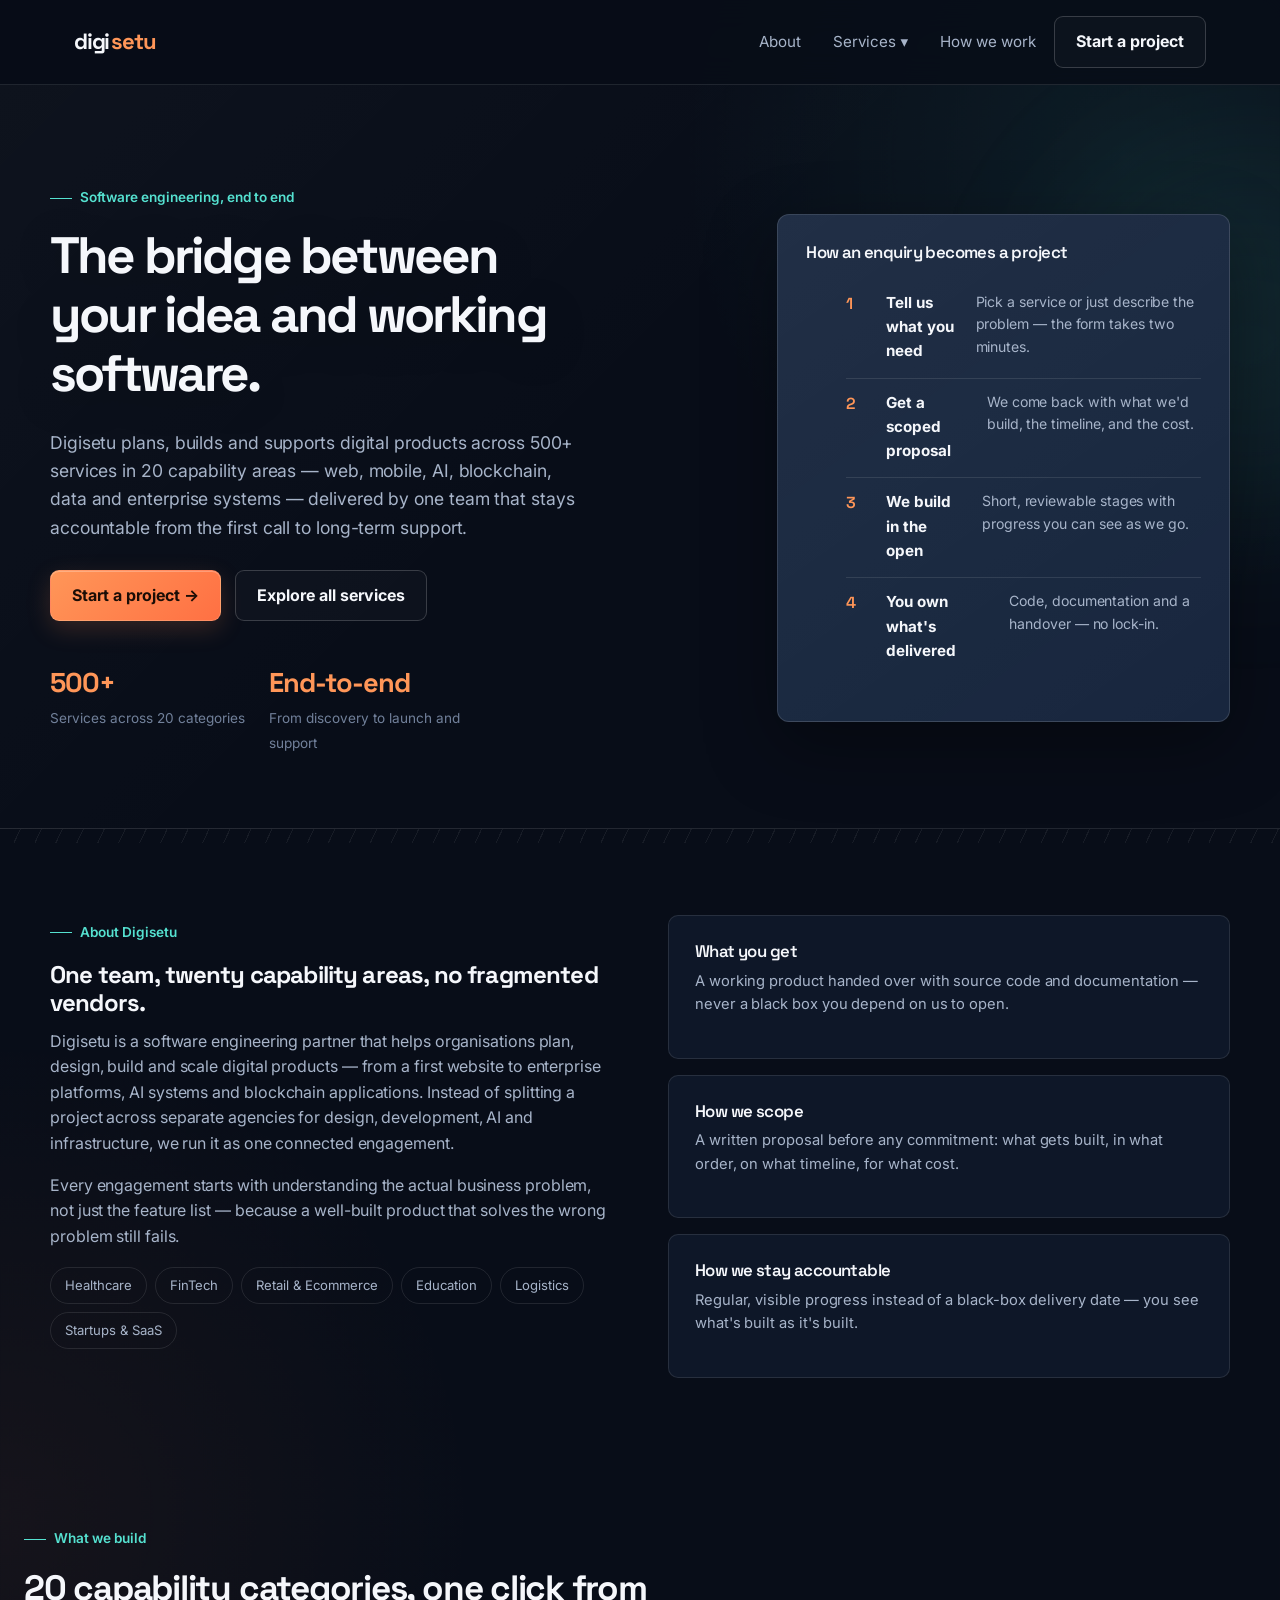
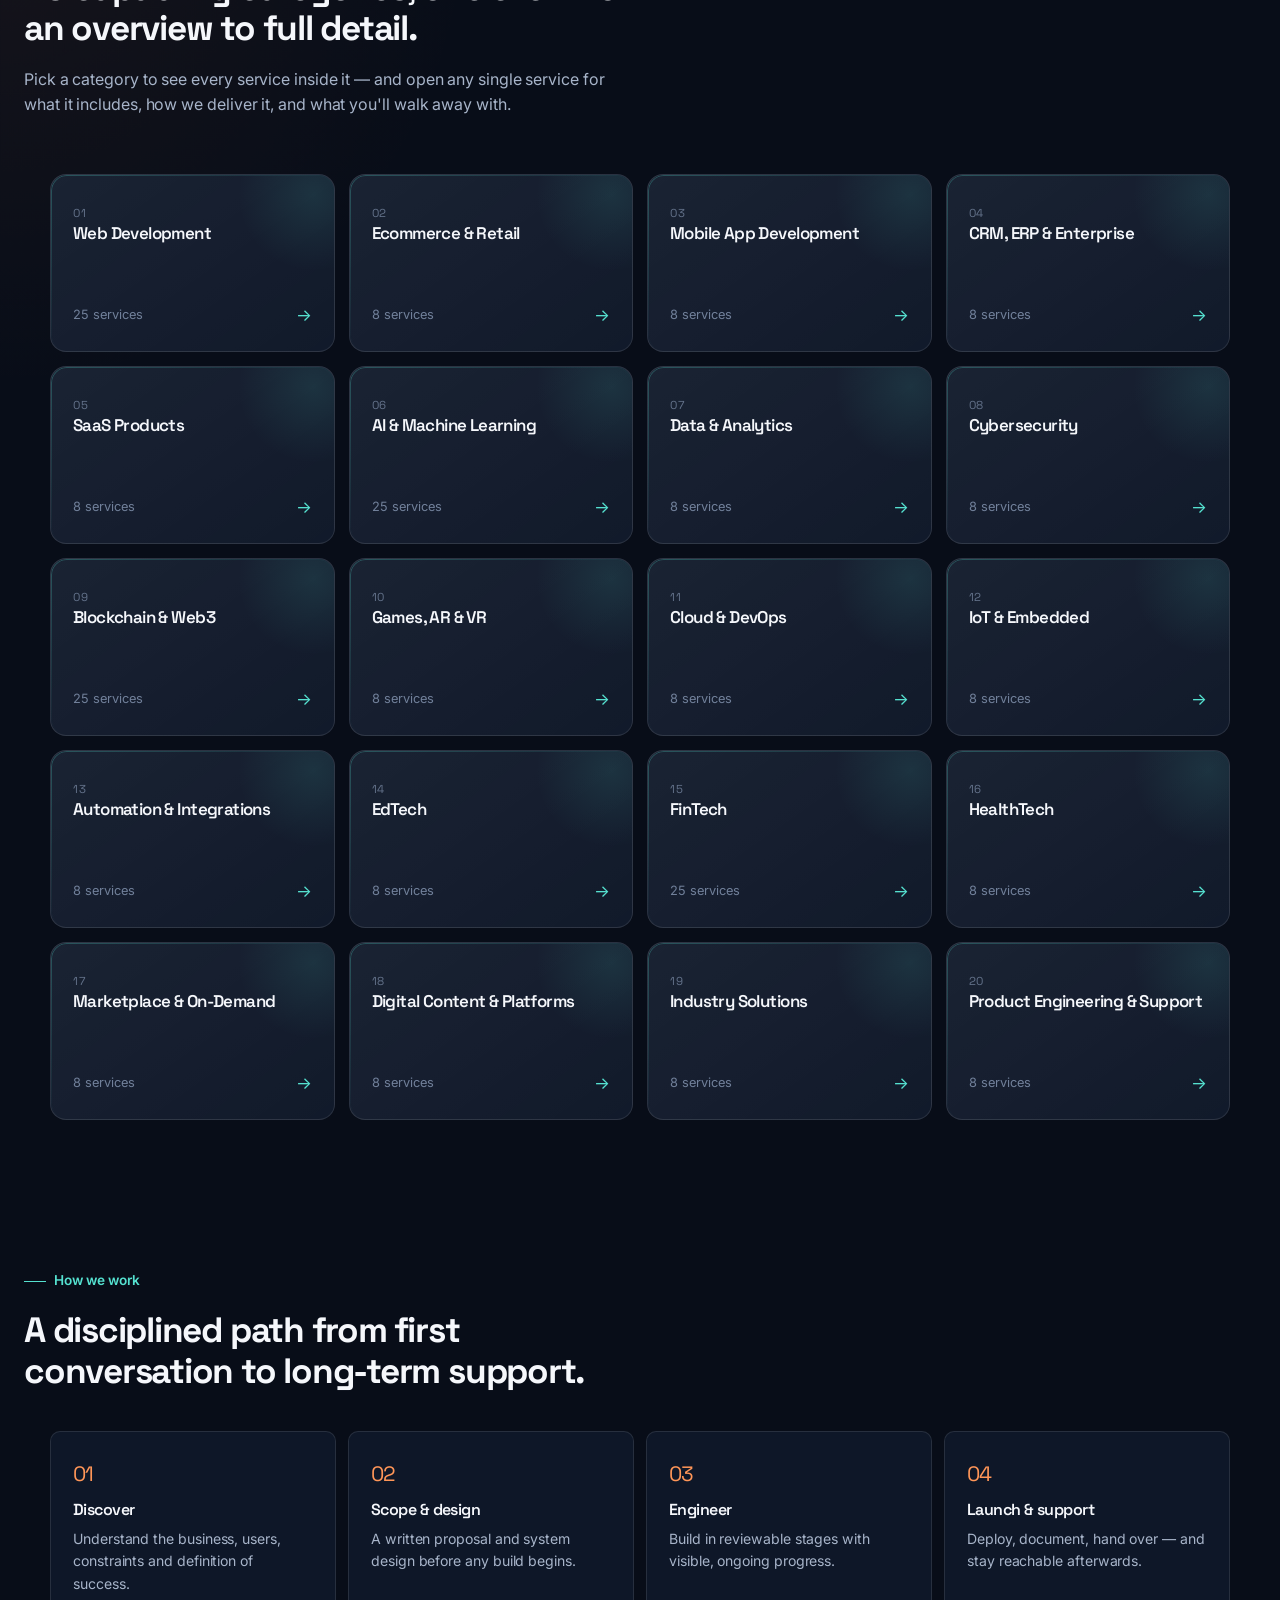
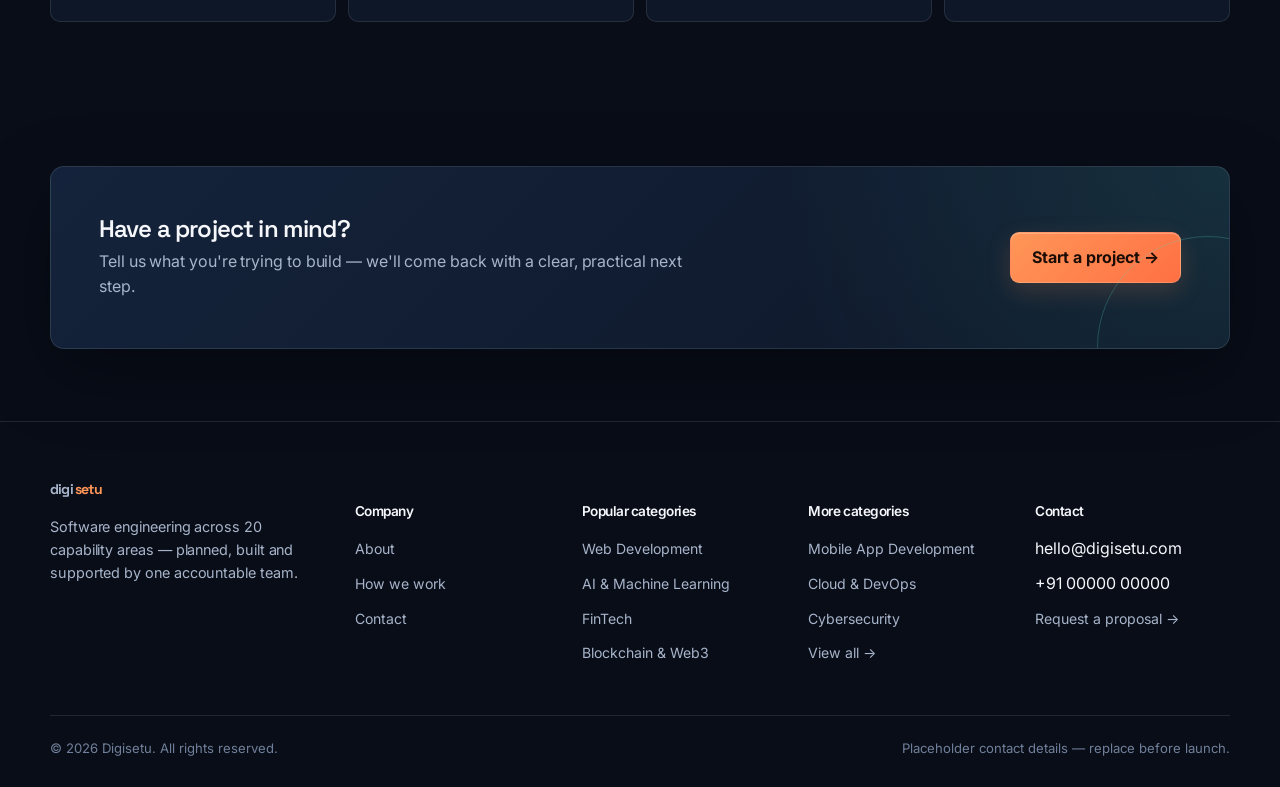
<file: index.html>
<!DOCTYPE html>
<html lang="en">
<head>
<meta charset="UTF-8">
<meta name="viewport" content="width=device-width, initial-scale=1.0">
<title>Digisetu — Software Engineering Across 20 Capability Areas</title>
<meta name="description" content="Digisetu plans, designs and builds websites, apps, AI, blockchain and enterprise software — 500+ services across 20 capability categories, delivered as one accountable team.">
<link rel="stylesheet" href="css/style.css">
</head>
<body>

<header class="site-header">
  <div class="header-row">
    <a href="index.html" class="logo">digi<span class="dot">setu</span></a>
    <nav class="main-nav" id="mainNav">
      <ul>
        <li><a class="nav-link" href="index.html#about">About</a></li>
        <li class="mega-wrap" id="servicesMega">
          <button class="nav-link mega-trigger" type="button">Services ▾</button>
          <div class="mega-menu">
            <div class="mega-list"></div>
            <div class="mega-panel"></div>
          </div>
        </li>
        <li><a class="nav-link" href="index.html#process">How we work</a></li>
        <li><a class="cta-btn ghost" href="contact.html">Start a project</a></li>
      </ul>
    </nav>
    <button class="nav-toggle" id="navToggle" aria-label="Toggle menu" aria-expanded="false">☰</button>
  </div>
</header>

<section class="hero">
  <div class="hero-inner">
    <div>
      <div class="eyebrow">Software engineering, end to end</div>
      <h1>The bridge between your idea and working software.</h1>
      <p class="lead">Digisetu plans, builds and supports digital products across 500+ services in 20 capability areas — web, mobile, AI, blockchain, data and enterprise systems — delivered by one team that stays accountable from the first call to long-term support.</p>
      <div class="hero-actions">
        <a href="contact.html" class="cta-btn">Start a project →</a>
        <a href="services.html" class="cta-btn ghost">Explore all services</a>
      </div>
      <div class="hero-stats">
        <div class="stat"><b id="statServices">500+</b><span>Services across 20 categories</span></div>
        <div class="stat"><b>End‑to‑end</b><span>From discovery to launch and support</span></div>
      </div>
    </div>
    <div class="hero-panel">
      <h3>How an enquiry becomes a project</h3>
      <ol>
        <li><strong>Tell us what you need</strong><p>Pick a service or just describe the problem — the form takes two minutes.</p></li>
        <li><strong>Get a scoped proposal</strong><p>We come back with what we'd build, the timeline, and the cost.</p></li>
        <li><strong>We build in the open</strong><p>Short, reviewable stages with progress you can see as we go.</p></li>
        <li><strong>You own what's delivered</strong><p>Code, documentation and a handover — no lock-in.</p></li>
      </ol>
    </div>
  </div>
</section>
<div class="truss"></div>

<section id="about">
  <div class="two-col">
    <div>
      <div class="eyebrow">About Digisetu</div>
      <h2>One team, twenty capability areas, no fragmented vendors.</h2>
      <p>Digisetu is a software engineering partner that helps organisations plan, design, build and scale digital products — from a first website to enterprise platforms, AI systems and blockchain applications. Instead of splitting a project across separate agencies for design, development, AI and infrastructure, we run it as one connected engagement.</p>
      <p>Every engagement starts with understanding the actual business problem, not just the feature list — because a well-built product that solves the wrong problem still fails.</p>
      <div class="tag-row">
        <span class="tag">Healthcare</span><span class="tag">FinTech</span><span class="tag">Retail & Ecommerce</span>
        <span class="tag">Education</span><span class="tag">Logistics</span><span class="tag">Startups & SaaS</span>
      </div>
    </div>
    <div class="card-grid" style="grid-template-columns:1fr; gap:16px;">
      <div class="card">
        <h4>What you get</h4>
        <p>A working product handed over with source code and documentation — never a black box you depend on us to open.</p>
      </div>
      <div class="card">
        <h4>How we scope</h4>
        <p>A written proposal before any commitment: what gets built, in what order, on what timeline, for what cost.</p>
      </div>
      <div class="card">
        <h4>How we stay accountable</h4>
        <p>Regular, visible progress instead of a black-box delivery date — you see what's built as it's built.</p>
      </div>
    </div>
  </div>
</section>

<section>
  <div class="section-head section-split">
    <div>
      <div class="eyebrow">What we build</div>
      <h2>20 capability categories, one click from an overview to full detail.</h2>
      <p>Pick a category to see every service inside it — and open any single service for what it includes, how we deliver it, and what you'll walk away with.</p>
    </div>
  </div>
  <div class="cat-grid" id="catGrid"></div>
</section>

<section id="process">
  <div class="section-head">
    <div class="eyebrow">How we work</div>
    <h2>A disciplined path from first conversation to long-term support.</h2>
  </div>
  <div class="steps">
    <div class="step"><span class="num">01</span><h4>Discover</h4><p>Understand the business, users, constraints and definition of success.</p></div>
    <div class="step"><span class="num">02</span><h4>Scope & design</h4><p>A written proposal and system design before any build begins.</p></div>
    <div class="step"><span class="num">03</span><h4>Engineer</h4><p>Build in reviewable stages with visible, ongoing progress.</p></div>
    <div class="step"><span class="num">04</span><h4>Launch & support</h4><p>Deploy, document, hand over — and stay reachable afterwards.</p></div>
  </div>
</section>

<section>
  <div class="cta-band">
    <div>
      <h3>Have a project in mind?</h3>
      <p>Tell us what you're trying to build — we'll come back with a clear, practical next step.</p>
    </div>
    <a href="contact.html" class="cta-btn">Start a project →</a>
  </div>
</section>

<footer>
  <div class="footer-grid">
    <div>
      <a href="index.html" class="logo">digi<span class="dot">setu</span></a>
      <p style="margin-top:14px; font-size:.9rem;">Software engineering across 20 capability areas — planned, built and supported by one accountable team.</p>
    </div>
    <div>
      <h5>Company</h5>
      <ul>
        <li><a href="index.html#about">About</a></li>
        <li><a href="index.html#process">How we work</a></li>
        <li><a href="contact.html">Contact</a></li>
      </ul>
    </div>
    <div>
      <h5>Popular categories</h5>
      <ul>
        <li><a href="services.html?cat=web-development">Web Development</a></li>
        <li><a href="services.html?cat=ai-and-machine-learning">AI & Machine Learning</a></li>
        <li><a href="services.html?cat=fintech">FinTech</a></li>
        <li><a href="services.html?cat=blockchain-and-web3">Blockchain & Web3</a></li>
      </ul>
    </div>
    <div>
      <h5>More categories</h5>
      <ul>
        <li><a href="services.html?cat=mobile-app-development">Mobile App Development</a></li>
        <li><a href="services.html?cat=cloud-and-devops">Cloud & DevOps</a></li>
        <li><a href="services.html?cat=cybersecurity">Cybersecurity</a></li>
        <li><a href="services.html">View all →</a></li>
      </ul>
    </div>
    <div>
      <h5>Contact</h5>
      <ul>
        <li>hello@digisetu.com</li>
        <li>+91 00000 00000</li>
        <li><a href="contact.html">Request a proposal →</a></li>
      </ul>
    </div>
  </div>
  <div class="footer-bottom">
    <span>© 2026 Digisetu. All rights reserved.</span>
    <span>Placeholder contact details — replace before launch.</span>
  </div>
</footer>

<script src="js/data.js"></script>
<script src="js/main.js"></script>
</body>
</html>
</file>
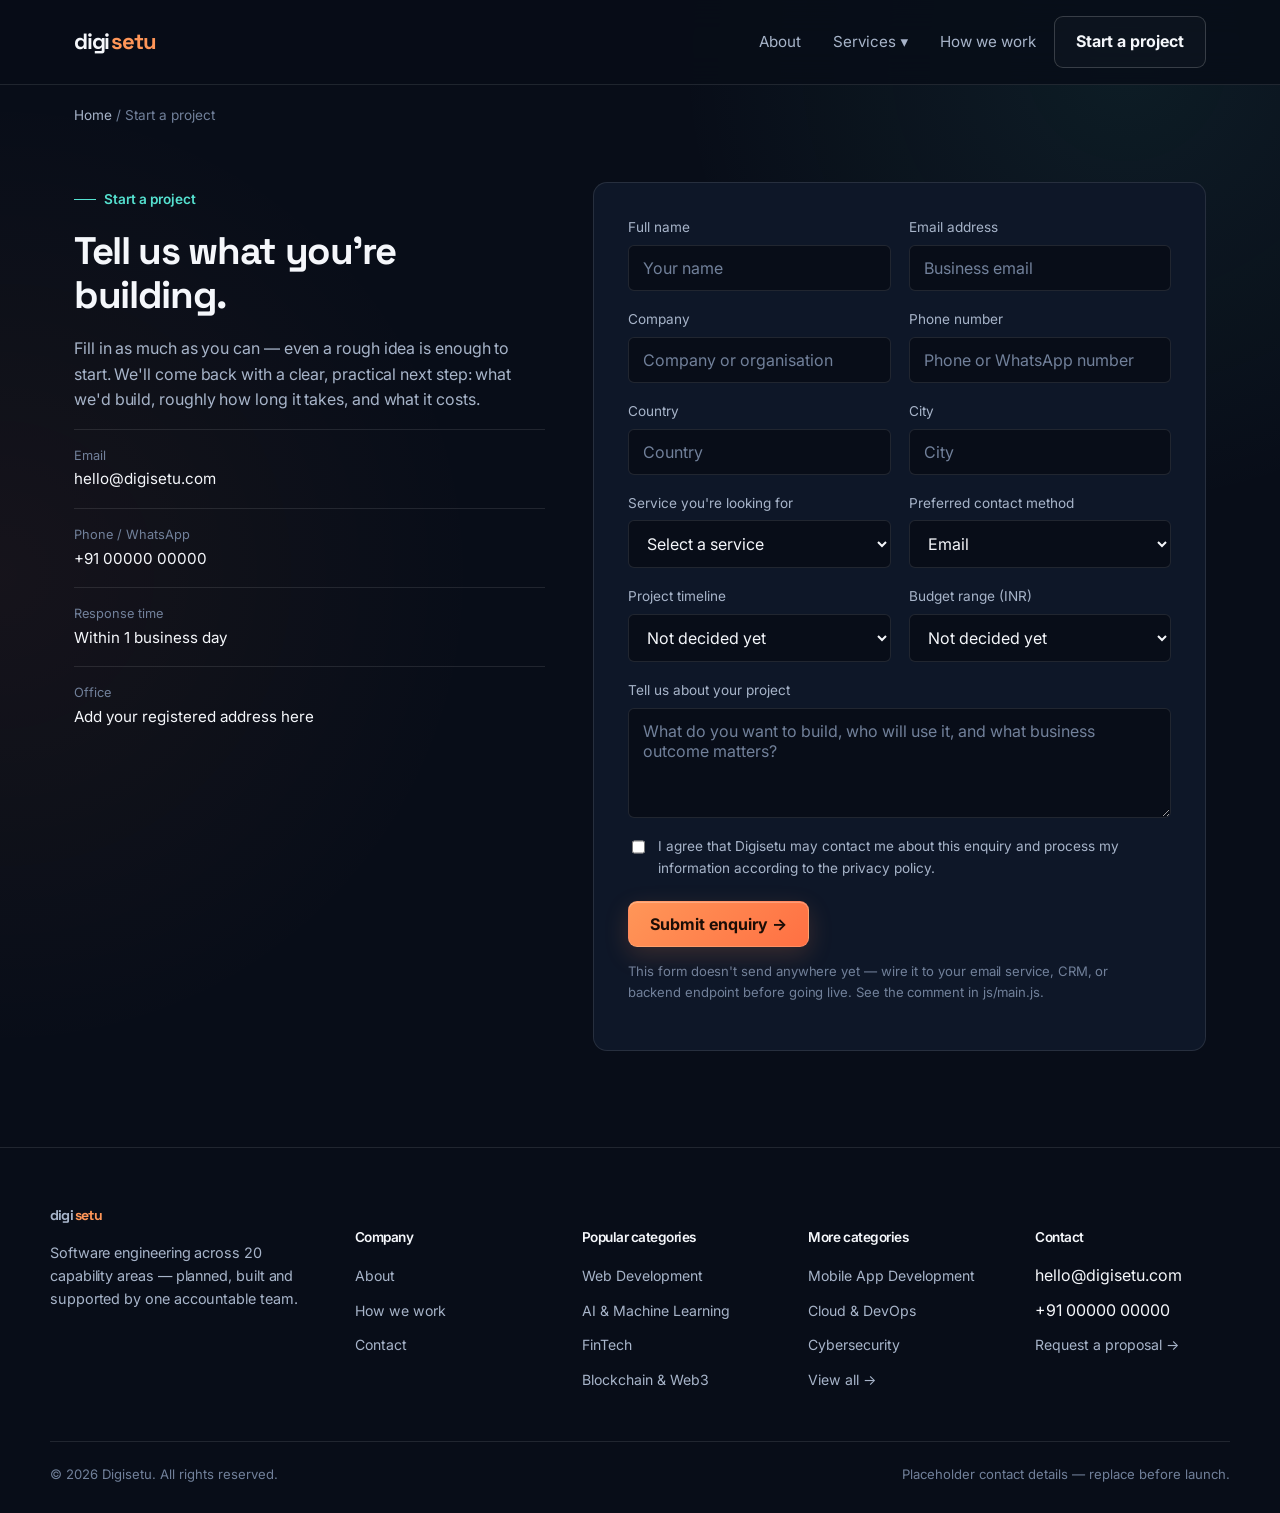
<file: contact.html>
<!DOCTYPE html>
<html lang="en">
<head>
<meta charset="UTF-8">
<meta name="viewport" content="width=device-width, initial-scale=1.0">
<title>Start a Project | Digisetu</title>
<meta name="description" content="Tell Digisetu what you want to build — get a scoped, practical proposal back.">
<link rel="stylesheet" href="css/style.css">
</head>
<body>

<header class="site-header">
  <div class="header-row">
    <a href="index.html" class="logo">digi<span class="dot">setu</span></a>
    <nav class="main-nav" id="mainNav">
      <ul>
        <li><a class="nav-link" href="index.html#about">About</a></li>
        <li class="mega-wrap" id="servicesMega">
          <button class="nav-link mega-trigger" type="button">Services ▾</button>
          <div class="mega-menu">
            <div class="mega-list"></div>
            <div class="mega-panel"></div>
          </div>
        </li>
        <li><a class="nav-link" href="index.html#process">How we work</a></li>
        <li><a class="cta-btn ghost active" href="contact.html">Start a project</a></li>
      </ul>
    </nav>
    <button class="nav-toggle" id="navToggle" aria-label="Toggle menu" aria-expanded="false">☰</button>
  </div>
</header>

<div class="crumb"><a href="index.html">Home</a> / <span>Start a project</span></div>

<div class="contact-shell">
  <div class="contact-info">
    <div class="eyebrow">Start a project</div>
    <h1>Tell us what you're building.</h1>
    <p>Fill in as much as you can — even a rough idea is enough to start. We'll come back with a clear, practical next step: what we'd build, roughly how long it takes, and what it costs.</p>

    <div class="contact-detail">
      <div>
        <span class="label">Email</span>
        <span class="val">hello@digisetu.com</span>
      </div>
    </div>
    <div class="contact-detail">
      <div>
        <span class="label">Phone / WhatsApp</span>
        <span class="val">+91 00000 00000</span>
      </div>
    </div>
    <div class="contact-detail">
      <div>
        <span class="label">Response time</span>
        <span class="val">Within 1 business day</span>
      </div>
    </div>
    <div class="contact-detail">
      <div>
        <span class="label">Office</span>
        <span class="val">Add your registered address here</span>
      </div>
    </div>
  </div>

  <div class="form-card">
    <form id="inquiryForm">
      <div class="form-grid">
        <div class="field">
          <label for="name">Full name</label>
          <input id="name" name="name" type="text" placeholder="Your name" required>
        </div>
        <div class="field">
          <label for="email">Email address</label>
          <input id="email" name="email" type="email" placeholder="Business email" required>
        </div>
        <div class="field">
          <label for="company">Company</label>
          <input id="company" name="company" type="text" placeholder="Company or organisation">
        </div>
        <div class="field">
          <label for="phone">Phone number</label>
          <input id="phone" name="phone" type="tel" placeholder="Phone or WhatsApp number">
        </div>
        <div class="field">
          <label for="country">Country</label>
          <input id="country" name="country" type="text" placeholder="Country">
        </div>
        <div class="field">
          <label for="city">City</label>
          <input id="city" name="city" type="text" placeholder="City">
        </div>
        <div class="field">
          <label for="serviceSelect">Service you're looking for</label>
          <select id="serviceSelect" name="service"></select>
        </div>
        <div class="field">
          <label for="contactMethod">Preferred contact method</label>
          <select id="contactMethod" name="contactMethod">
            <option>Email</option>
            <option>Phone call</option>
            <option>WhatsApp</option>
          </select>
        </div>
        <div class="field">
          <label for="timeline">Project timeline</label>
          <select id="timeline" name="timeline">
            <option>Not decided yet</option>
            <option>Within 1 month</option>
            <option>1–3 months</option>
            <option>3–6 months</option>
            <option>6+ months</option>
          </select>
        </div>
        <div class="field">
          <label for="budget">Budget range (INR)</label>
          <select id="budget" name="budget">
            <option>Not decided yet</option>
            <option>Under ₹1,00,000</option>
            <option>₹1,00,000 – ₹5,00,000</option>
            <option>₹5,00,000 – ₹15,00,000</option>
            <option>₹15,00,000+</option>
          </select>
        </div>
        <div class="field full">
          <label for="details">Tell us about your project</label>
          <textarea id="details" name="details" placeholder="What do you want to build, who will use it, and what business outcome matters?"></textarea>
        </div>
        <div class="field full">
          <label class="field-checkbox">
            <input type="checkbox" required>
            I agree that Digisetu may contact me about this enquiry and process my information according to the privacy policy.
          </label>
        </div>
      </div>

      <div class="form-actions">
        <button type="submit" class="cta-btn">Submit enquiry →</button>
      </div>
      <p class="form-note">This form doesn't send anywhere yet — wire it to your email service, CRM, or backend endpoint before going live. See the comment in js/main.js.</p>
      <div id="form-success">Thanks — your enquiry has been recorded. We'll get back to you within 1 business day.</div>
    </form>
  </div>
</div>

<footer>
  <div class="footer-grid">
    <div>
      <a href="index.html" class="logo">digi<span class="dot">setu</span></a>
      <p style="margin-top:14px; font-size:.9rem;">Software engineering across 20 capability areas — planned, built and supported by one accountable team.</p>
    </div>
    <div>
      <h5>Company</h5>
      <ul>
        <li><a href="index.html#about">About</a></li>
        <li><a href="index.html#process">How we work</a></li>
        <li><a href="contact.html">Contact</a></li>
      </ul>
    </div>
    <div>
      <h5>Popular categories</h5>
      <ul>
        <li><a href="services.html?cat=web-development">Web Development</a></li>
        <li><a href="services.html?cat=ai-and-machine-learning">AI & Machine Learning</a></li>
        <li><a href="services.html?cat=fintech">FinTech</a></li>
        <li><a href="services.html?cat=blockchain-and-web3">Blockchain & Web3</a></li>
      </ul>
    </div>
    <div>
      <h5>More categories</h5>
      <ul>
        <li><a href="services.html?cat=mobile-app-development">Mobile App Development</a></li>
        <li><a href="services.html?cat=cloud-and-devops">Cloud & DevOps</a></li>
        <li><a href="services.html?cat=cybersecurity">Cybersecurity</a></li>
        <li><a href="services.html">View all →</a></li>
      </ul>
    </div>
    <div>
      <h5>Contact</h5>
      <ul>
        <li>hello@digisetu.com</li>
        <li>+91 00000 00000</li>
        <li><a href="contact.html">Request a proposal →</a></li>
      </ul>
    </div>
  </div>
  <div class="footer-bottom">
    <span>© 2026 Digisetu. All rights reserved.</span>
    <span>Placeholder contact details — replace before launch.</span>
  </div>
</footer>

<script src="js/data.js"></script>
<script src="js/main.js"></script>
</body>
</html>
</file>
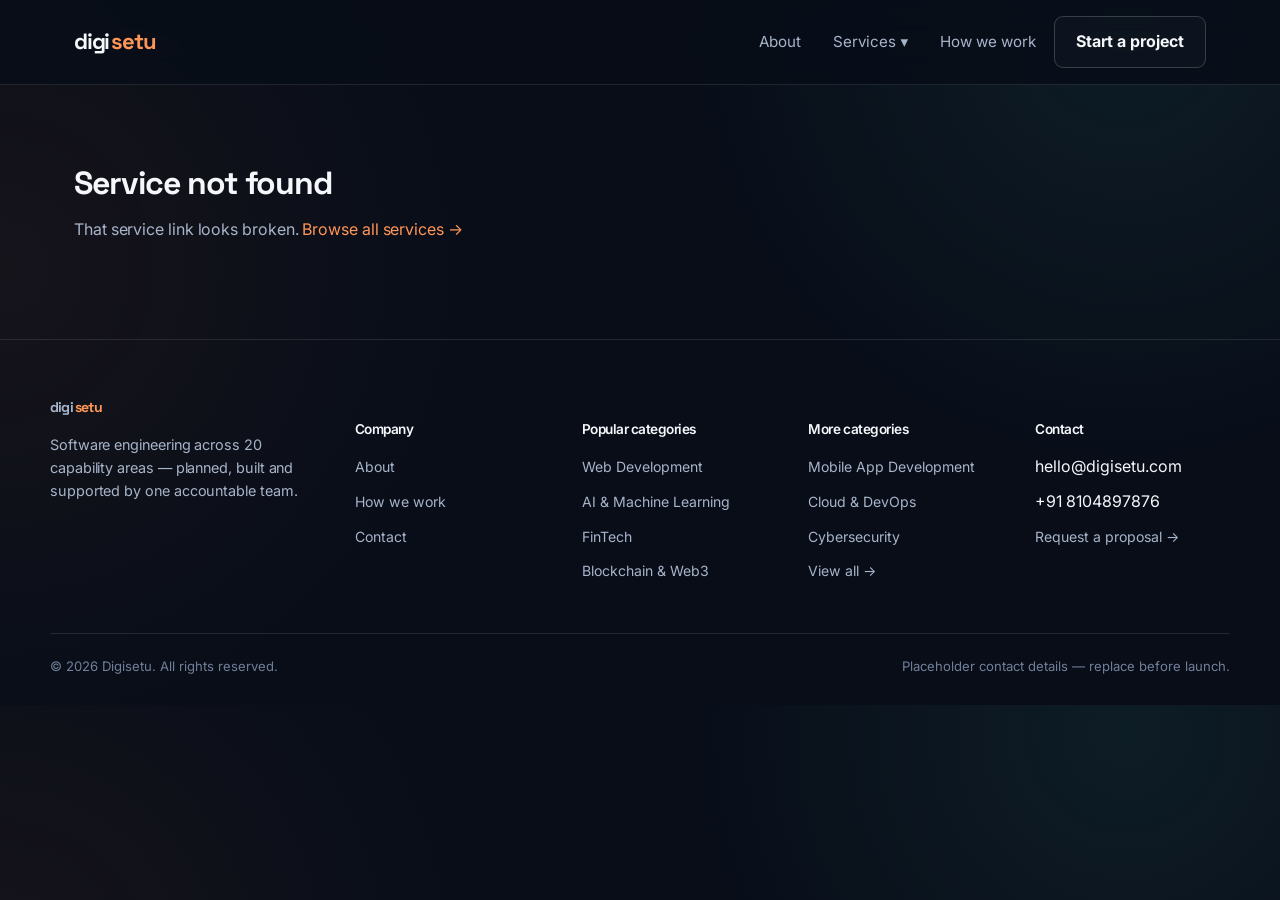
<file: service-detail.html>
<!DOCTYPE html>
<html lang="en">
<head>
<meta charset="UTF-8">
<meta name="viewport" content="width=device-width, initial-scale=1.0">
<title>Service | Digisetu</title>
<link rel="stylesheet" href="css/style.css">
</head>
<body>

<header class="site-header">
  <div class="header-row">
    <a href="index.html" class="logo">digi<span class="dot">setu</span></a>
    <nav class="main-nav" id="mainNav">
      <ul>
        <li><a class="nav-link" href="index.html#about">About</a></li>
        <li class="mega-wrap" id="servicesMega">
          <button class="nav-link mega-trigger" type="button">Services ▾</button>
          <div class="mega-menu">
            <div class="mega-list"></div>
            <div class="mega-panel"></div>
          </div>
        </li>
        <li><a class="nav-link" href="index.html#process">How we work</a></li>
        <li><a class="cta-btn ghost" href="contact.html">Start a project</a></li>
      </ul>
    </nav>
    <button class="nav-toggle" id="navToggle" aria-label="Toggle menu" aria-expanded="false">☰</button>
  </div>
</header>

<div id="detailRoot">
  <div class="crumb">
    <a href="index.html">Home</a> / <a href="services.html">Services</a> / <a href="#" id="crumbCat">Category</a> / <span id="crumbService">Service</span>
  </div>

  <section class="detail-hero">
    <div class="detail-hero-inner">
      <div>
        <div class="eyebrow">Service detail</div>
        <h1 id="detailTitle">Service name</h1>
        <p class="lead" id="detailLead">—</p>
        <div class="hero-actions">
          <a href="#" id="inquireBtn" class="cta-btn">Enquire about this service →</a>
          <a href="services.html" class="cta-btn ghost">Back to all services</a>
        </div>
      </div>
      <div class="detail-quick">
        <h4>At a glance</h4>
        <div class="row"><span>Category</span><span id="quickCategory">—</span></div>
        <div class="row"><span>Typical timeline</span><span id="quickTimeline">—</span></div>
        <div class="row"><span>Engagement model</span><span id="quickEngagement">—</span></div>
      </div>
    </div>
  </section>

  <nav class="detail-tabs" id="detailTabs">
    <a href="#overview">Overview</a>
    <a href="#whats-included">What's included</a>
    <a href="#tiers">Scope tiers</a>
    <a href="#process">How it runs</a>
    <a href="#faq">FAQ</a>
    <a href="#related">Related</a>
  </nav>

  <div class="detail-body">
    <div>
      <section id="overview">
        <h2>Direct answer</h2>
        <p class="direct-answer" id="directAnswer"></p>

        <h2 id="about-heading">About this service</h2>
        <p id="aboutText"></p>
        <p id="whoForText"></p>

        <h3>Is this the right fit right now?</h3>
        <p id="suitabilityText"></p>
      </section>

      <section id="whats-included">
        <h2>What you'll receive</h2>
        <ul class="check-list" id="deliverablesList"></ul>

        <h3>What's handled separately</h3>
        <ul class="cross-list" id="notIncludedList"></ul>
      </section>

      <section id="tiers">
        <h2>Three ways to scope it</h2>
        <p>Every service on this site can be delivered at three depths. Pick the one that matches where you are today — you can move to a deeper tier later without starting over.</p>
        <div class="tiers-grid" id="tiersGrid"></div>
      </section>

      <section id="process">
        <h2>How the engagement runs</h2>
        <ul class="process-list" id="processList"></ul>
      </section>

      <section id="faq">
        <h2>Frequently asked questions</h2>
        <div class="faq-list" id="faqList"></div>
      </section>
    </div>

    <aside class="detail-side">
      <div class="side-card">
        <h4>Ready to scope this?</h4>
        <p>Send us a short brief and we'll come back with a proposal — timeline, cost and approach.</p>
        <a href="#" id="inquireBtn2" class="cta-btn" style="margin-top:10px; width:100%; justify-content:center;">Start an enquiry →</a>
      </div>
      <div class="side-card" id="related">
        <h4>Related services</h4>
        <div class="related-list" id="relatedList"></div>
      </div>
    </aside>
  </div>
</div>

<footer>
  <div class="footer-grid">
    <div>
      <a href="index.html" class="logo">digi<span class="dot">setu</span></a>
      <p style="margin-top:14px; font-size:.9rem;">Software engineering across 20 capability areas — planned, built and supported by one accountable team.</p>
    </div>
    <div>
      <h5>Company</h5>
      <ul>
        <li><a href="index.html#about">About</a></li>
        <li><a href="index.html#process">How we work</a></li>
        <li><a href="contact.html">Contact</a></li>
      </ul>
    </div>
    <div>
      <h5>Popular categories</h5>
      <ul>
        <li><a href="services.html?cat=web-development">Web Development</a></li>
        <li><a href="services.html?cat=ai-and-machine-learning">AI & Machine Learning</a></li>
        <li><a href="services.html?cat=fintech">FinTech</a></li>
        <li><a href="services.html?cat=blockchain-and-web3">Blockchain & Web3</a></li>
      </ul>
    </div>
    <div>
      <h5>More categories</h5>
      <ul>
        <li><a href="services.html?cat=mobile-app-development">Mobile App Development</a></li>
        <li><a href="services.html?cat=cloud-and-devops">Cloud & DevOps</a></li>
        <li><a href="services.html?cat=cybersecurity">Cybersecurity</a></li>
        <li><a href="services.html">View all →</a></li>
      </ul>
    </div>
    <div>
      <h5>Contact</h5>
      <ul>
        <li>hello@digisetu.com</li>
        <li>+91 8104897876</li>
        <li><a href="contact.html">Request a proposal →</a></li>
      </ul>
    </div>
  </div>
  <div class="footer-bottom">
    <span>© 2026 Digisetu. All rights reserved.</span>
    <span>Placeholder contact details — replace before launch.</span>
  </div>
</footer>

<script src="js/data.js"></script>
<script src="js/category-wordbank.js"></script>
<script src="js/service-content.js"></script>
<script src="js/main.js"></script>
<script>
  // keep the secondary "Start an enquiry" button in sync with the main one
  document.addEventListener('DOMContentLoaded', () => {
    const primary = document.getElementById('inquireBtn');
    const secondary = document.getElementById('inquireBtn2');
    if(primary && secondary){
      const sync = () => secondary.href = primary.href;
      const obs = new MutationObserver(sync);
      obs.observe(primary, { attributes:true, attributeFilter:['href'] });
      sync();
    }
  });
</script>
</body>
</html>
</file>
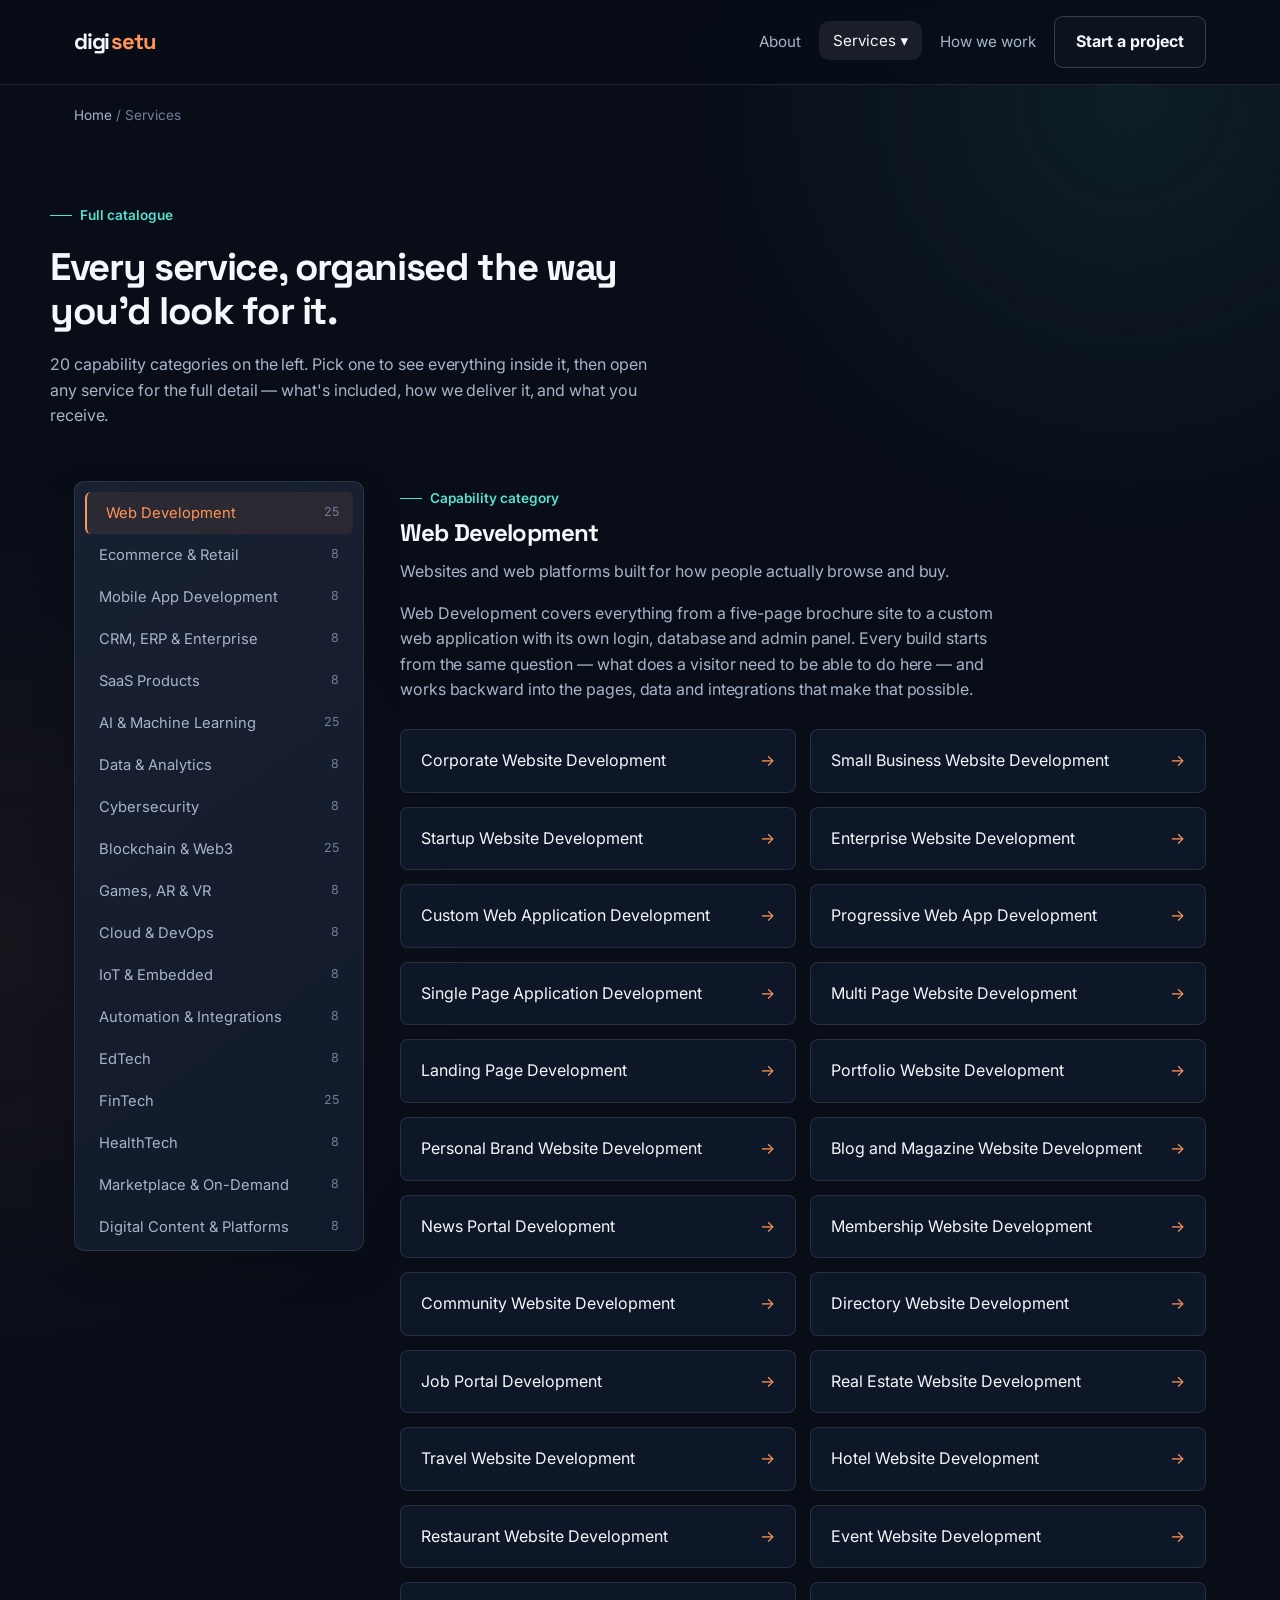
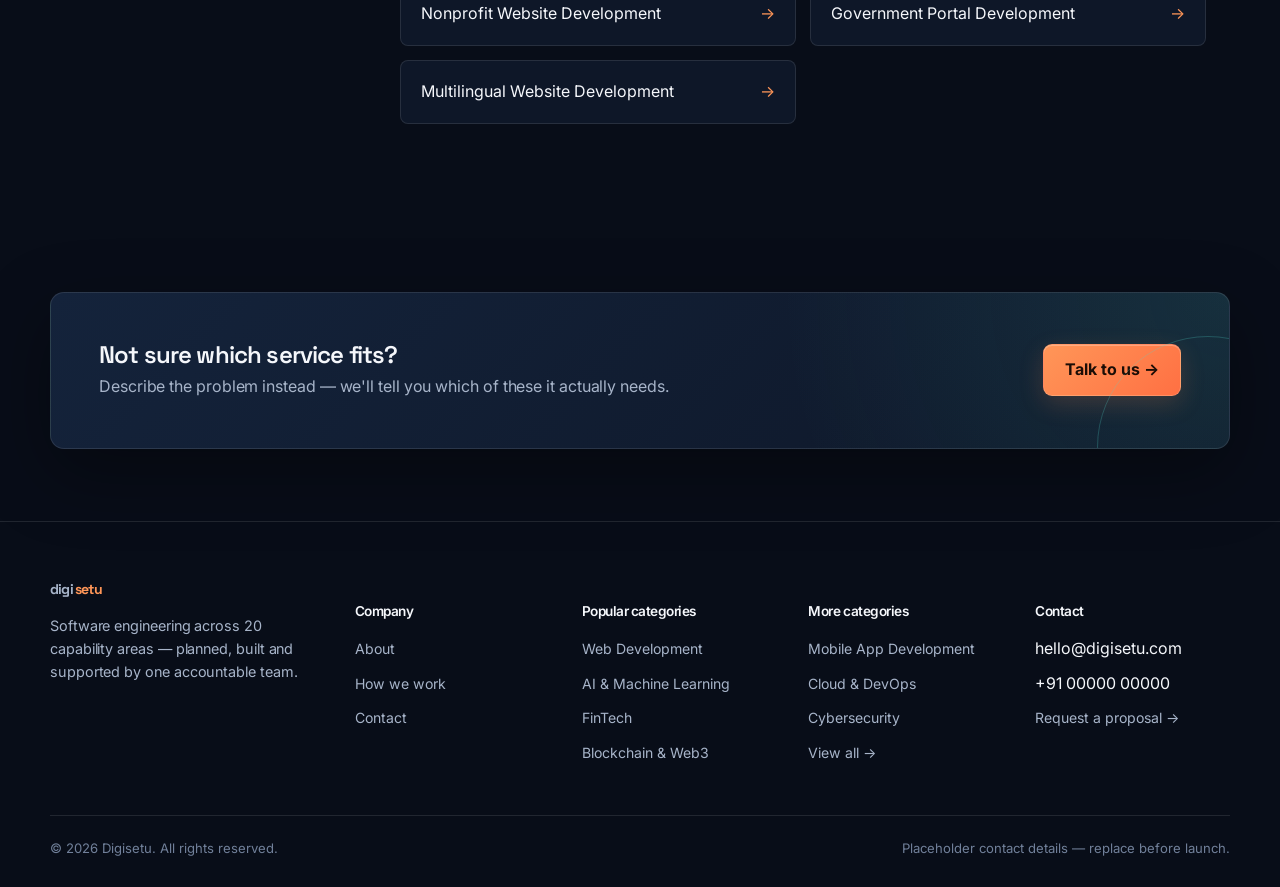
<file: services.html>
<!DOCTYPE html>
<html lang="en">
<head>
<meta charset="UTF-8">
<meta name="viewport" content="width=device-width, initial-scale=1.0">
<title>All Services | Digisetu</title>
<meta name="description" content="Browse Digisetu's full catalogue of 500+ services across 20 capability categories.">
<link rel="stylesheet" href="css/style.css">
</head>
<body>

<header class="site-header">
  <div class="header-row">
    <a href="index.html" class="logo">digi<span class="dot">setu</span></a>
    <nav class="main-nav" id="mainNav">
      <ul>
        <li><a class="nav-link" href="index.html#about">About</a></li>
        <li class="mega-wrap" id="servicesMega">
          <button class="nav-link mega-trigger active" type="button">Services ▾</button>
          <div class="mega-menu">
            <div class="mega-list"></div>
            <div class="mega-panel"></div>
          </div>
        </li>
        <li><a class="nav-link" href="index.html#process">How we work</a></li>
        <li><a class="cta-btn ghost" href="contact.html">Start a project</a></li>
      </ul>
    </nav>
    <button class="nav-toggle" id="navToggle" aria-label="Toggle menu" aria-expanded="false">☰</button>
  </div>
</header>

<div class="crumb"><a href="index.html">Home</a> / <span>Services</span></div>

<section style="padding-bottom:0;">
  <div class="wrap" style="max-width:1180px; padding:0;">
    <div class="eyebrow">Full catalogue</div>
    <h1 style="font-size:clamp(1.8rem,3.2vw,2.4rem); max-width:26ch;">Every service, organised the way you'd look for it.</h1>
    <p>20 capability categories on the left. Pick one to see everything inside it, then open any service for the full detail — what's included, how we deliver it, and what you receive.</p>
  </div>
</section>

<div class="services-shell">
  <aside class="services-sidebar" id="catSidebar"></aside>
  <main class="services-main" id="servicesMain"></main>
</div>

<section>
  <div class="cta-band">
    <div>
      <h3>Not sure which service fits?</h3>
      <p>Describe the problem instead — we'll tell you which of these it actually needs.</p>
    </div>
    <a href="contact.html" class="cta-btn">Talk to us →</a>
  </div>
</section>

<footer>
  <div class="footer-grid">
    <div>
      <a href="index.html" class="logo">digi<span class="dot">setu</span></a>
      <p style="margin-top:14px; font-size:.9rem;">Software engineering across 20 capability areas — planned, built and supported by one accountable team.</p>
    </div>
    <div>
      <h5>Company</h5>
      <ul>
        <li><a href="index.html#about">About</a></li>
        <li><a href="index.html#process">How we work</a></li>
        <li><a href="contact.html">Contact</a></li>
      </ul>
    </div>
    <div>
      <h5>Popular categories</h5>
      <ul>
        <li><a href="services.html?cat=web-development">Web Development</a></li>
        <li><a href="services.html?cat=ai-and-machine-learning">AI & Machine Learning</a></li>
        <li><a href="services.html?cat=fintech">FinTech</a></li>
        <li><a href="services.html?cat=blockchain-and-web3">Blockchain & Web3</a></li>
      </ul>
    </div>
    <div>
      <h5>More categories</h5>
      <ul>
        <li><a href="services.html?cat=mobile-app-development">Mobile App Development</a></li>
        <li><a href="services.html?cat=cloud-and-devops">Cloud & DevOps</a></li>
        <li><a href="services.html?cat=cybersecurity">Cybersecurity</a></li>
        <li><a href="services.html">View all →</a></li>
      </ul>
    </div>
    <div>
      <h5>Contact</h5>
      <ul>
        <li>hello@digisetu.com</li>
        <li>+91 00000 00000</li>
        <li><a href="contact.html">Request a proposal →</a></li>
      </ul>
    </div>
  </div>
  <div class="footer-bottom">
    <span>© 2026 Digisetu. All rights reserved.</span>
    <span>Placeholder contact details — replace before launch.</span>
  </div>
</footer>

<script src="js/data.js"></script>
<script src="js/main.js"></script>
</body>
</html>
</file>
<file: css/style.css>
/* ==============================================================
   DIGISETU — shared stylesheet
   Concept: "setu" = bridge. Digisetu positions itself as the
   bridge between a business idea and working software, so the
   visual language leans on a truss/bridge-line motif, a deep
   night-sky navy base, and a single warm copper accent (the
   "cable" colour) against a cool teal secondary.
   ============================================================== */

@import url('https://fonts.googleapis.com/css2?family=Space+Grotesk:wght@500;600;700&family=Inter:wght@400;500;600&display=swap');

:root{
  --bg: #0A1120;
  --bg-raised: #101A2E;
  --surface: #15213A;
  --surface-2: #1B2A47;
  --line: rgba(255,255,255,0.09);
  --text: #EAF0FA;
  --text-dim: #93A4C0;
  --text-faint: #5D6E8C;
  --copper: #FF8A4C;
  --copper-dim: #C96A3A;
  --teal: #4FD8C9;
  --max: 1180px;
  --radius: 4px;
}

*{box-sizing:border-box;}
html{scroll-behavior:smooth;}
body{
  margin:0;
  background:var(--bg);
  color:var(--text);
  font-family:'Inter', system-ui, sans-serif;
  line-height:1.6;
  -webkit-font-smoothing:antialiased;
}
h1,h2,h3,h4{
  font-family:'Space Grotesk', sans-serif;
  font-weight:600;
  line-height:1.15;
  margin:0 0 .5em;
  letter-spacing:-0.01em;
}
p{margin:0 0 1em; color:var(--text-dim); max-width:62ch;}
a{color:inherit; text-decoration:none;}
img{max-width:100%; display:block;}
ul{margin:0; padding:0; list-style:none;}
button, input, select, textarea{font-family:inherit; font-size:1rem;}

.wrap{max-width:var(--max); margin:0 auto; padding:0 24px;}
.visually-hidden{position:absolute; width:1px; height:1px; overflow:hidden; clip:rect(0 0 0 0);}

/* focus visibility */
a:focus-visible, button:focus-visible, input:focus-visible, select:focus-visible, textarea:focus-visible{
  outline:2px solid var(--teal);
  outline-offset:2px;
}

@media (prefers-reduced-motion: reduce){
  *{animation-duration:0.001ms !important; transition-duration:0.001ms !important;}
}

/* ---------------- Bridge-truss divider (structural motif) ---------------- */
.truss{
  height:14px;
  width:100%;
  background-image: repeating-linear-gradient(
    115deg,
    transparent 0 18px,
    var(--line) 18px 19px
  );
  opacity:.6;
}

/* ---------------- Header ---------------- */
.site-header{
  position:sticky; top:0; z-index:50;
  background:rgba(10,17,32,0.92);
  backdrop-filter:blur(8px);
  border-bottom:1px solid var(--line);
}
.header-row{
  display:flex; align-items:center; justify-content:space-between;
  padding:16px 24px;
  max-width:var(--max); margin:0 auto;
  gap:24px;
}
.logo{
  font-family:'Space Grotesk', sans-serif;
  font-weight:700;
  font-size:1.3rem;
  display:flex; align-items:baseline; gap:2px;
  white-space:nowrap;
}
.logo .dot{color:var(--copper);}

.main-nav{display:flex; align-items:center; gap:6px; flex:1; justify-content:flex-end;}
.main-nav ul{display:flex; gap:4px; align-items:center;}
.main-nav a.nav-link, .main-nav button.nav-link{
  background:none; border:none; color:var(--text-dim); cursor:pointer;
  padding:10px 14px; border-radius:var(--radius); font-size:.95rem;
}
.main-nav a.nav-link:hover, .main-nav button.nav-link:hover, .main-nav .nav-link.active{
  color:var(--text); background:var(--surface);
}
.cta-btn{
  background:var(--copper); color:#1a0e04; font-weight:600;
  padding:10px 20px; border-radius:var(--radius); border:none; cursor:pointer;
  display:inline-flex; align-items:center; gap:8px; white-space:nowrap;
}
.cta-btn:hover{background:#ffa066;}
.cta-btn.ghost{
  background:transparent; color:var(--text); border:1px solid var(--line);
}
.cta-btn.ghost:hover{border-color:var(--teal); color:var(--teal);}

.nav-toggle{display:none; background:none; border:1px solid var(--line); color:var(--text); border-radius:var(--radius); padding:8px 10px; cursor:pointer;}

/* Mega menu */
.mega-wrap{position:relative;}
.mega-menu{
  position:absolute; top:calc(100% + 12px); left:50%; transform:translateX(-50%);
  width:min(980px, 92vw);
  background:var(--bg-raised);
  border:1px solid var(--line);
  border-radius:10px;
  box-shadow:0 24px 60px rgba(0,0,0,0.55);
  display:none;
  overflow:hidden;
}
.mega-wrap.open .mega-menu{display:flex;}
.mega-list{
  width:260px; flex:none; max-height:420px; overflow-y:auto;
  border-right:1px solid var(--line); padding:10px;
}
.mega-list button{
  width:100%; text-align:left; background:none; border:none; color:var(--text-dim);
  padding:10px 12px; border-radius:6px; cursor:pointer; font-size:.9rem;
  display:flex; justify-content:space-between; align-items:center;
}
.mega-list button:hover, .mega-list button.active{background:var(--surface); color:var(--text);}
.mega-list button.active{color:var(--copper);}
.mega-panel{flex:1; padding:22px 24px; max-height:420px; overflow-y:auto;}
.mega-panel .eyebrow{color:var(--teal); font-size:.78rem; margin-bottom:4px;}
.mega-panel h4{margin-bottom:14px;}
.mega-grid{display:grid; grid-template-columns:1fr 1fr; gap:4px 20px;}
.mega-grid a{
  padding:6px 0; color:var(--text-dim); font-size:.88rem; border-bottom:1px dashed transparent;
}
.mega-grid a:hover{color:var(--copper); border-color:var(--line);}
.mega-view-all{display:inline-block; margin-top:16px; color:var(--teal); font-size:.88rem;}

/* ---------------- Hero ---------------- */
.hero{
  position:relative;
  padding:96px 24px 72px;
  overflow:hidden;
  border-bottom:1px solid var(--line);
}
.hero-bg-lines{position:absolute; inset:0; opacity:.35; pointer-events:none;}
.hero-inner{max-width:var(--max); margin:0 auto; position:relative; display:grid; grid-template-columns:1.2fr .8fr; gap:48px; align-items:center;}
.eyebrow{
  color:var(--teal); font-size:.85rem; font-weight:600;
  display:inline-flex; align-items:center; gap:8px; margin-bottom:18px;
}
.eyebrow::before{content:""; width:22px; height:1px; background:var(--teal);}
.hero h1{font-size:clamp(2.2rem, 4vw, 3.4rem); max-width:16ch;}
.hero .lead{font-size:1.1rem; max-width:48ch;}
.hero-actions{display:flex; gap:14px; margin-top:28px; flex-wrap:wrap;}
.hero-stats{display:grid; grid-template-columns:1fr 1fr; gap:18px; margin-top:40px; max-width:420px;}
.stat b{font-family:'Space Grotesk',sans-serif; font-size:1.7rem; color:var(--copper); display:block;}
.stat span{color:var(--text-faint); font-size:.85rem;}

.hero-panel{
  background:var(--surface); border:1px solid var(--line); border-radius:12px; padding:28px;
}
.hero-panel h3{font-size:1.05rem;}
.hero-panel ol{counter-reset:step; margin-top:16px;}
.hero-panel li{
  counter-increment:step; display:flex; gap:14px; padding:12px 0; border-top:1px solid var(--line);
}
.hero-panel li:first-child{border-top:none;}
.hero-panel li::before{
  content:counter(step);
  font-family:'Space Grotesk',sans-serif; color:var(--copper); font-weight:600;
  flex:none; width:26px;
}
.hero-panel li p{margin:0; font-size:.88rem; color:var(--text-dim);}
.hero-panel li strong{display:block; color:var(--text); font-size:.95rem; margin-bottom:2px;}

/* ---------------- Section scaffolding ---------------- */
section{padding:72px 24px;}
.section-head{max-width:640px; margin-bottom:40px;}
.section-head h2{font-size:clamp(1.6rem,3vw,2.2rem);}
.section-split{display:flex; justify-content:space-between; align-items:flex-end; gap:24px; flex-wrap:wrap;}

/* ---------------- Category grid (home) ---------------- */
.cat-grid{
  max-width:var(--max); margin:0 auto;
  display:grid; grid-template-columns:repeat(4,1fr); gap:1px;
  background:var(--line); border:1px solid var(--line); border-radius:10px; overflow:hidden;
}
.cat-tile{
  background:var(--bg-raised); padding:24px 22px; min-height:150px;
  display:flex; flex-direction:column; justify-content:space-between; gap:16px;
}
.cat-tile:hover{background:var(--surface);}
.cat-tile .n{color:var(--text-faint); font-size:.78rem; font-family:'Space Grotesk',sans-serif;}
.cat-tile h4{font-size:1rem; margin:0;}
.cat-tile .count{color:var(--text-faint); font-size:.8rem;}
.cat-tile .arrow{color:var(--copper); font-size:1.1rem;}

/* ---------------- Steps ---------------- */
.steps{max-width:var(--max); margin:0 auto; display:grid; grid-template-columns:repeat(4,1fr); gap:1px; background:var(--line); border:1px solid var(--line); border-radius:10px; overflow:hidden;}
.step{background:var(--bg-raised); padding:26px 22px;}
.step .num{font-family:'Space Grotesk',sans-serif; color:var(--copper); font-size:1.3rem; display:block; margin-bottom:10px;}
.step h4{font-size:1rem;}
.step p{font-size:.88rem; margin:0;}

/* ---------------- About / two column ---------------- */
.two-col{max-width:var(--max); margin:0 auto; display:grid; grid-template-columns:1fr 1fr; gap:56px; align-items:start;}
.tag-row{display:flex; gap:8px; flex-wrap:wrap; margin-top:18px;}
.tag{border:1px solid var(--line); padding:7px 14px; border-radius:100px; font-size:.82rem; color:var(--text-dim);}

/* ---------------- Cards ---------------- */
.card-grid{max-width:var(--max); margin:0 auto; display:grid; grid-template-columns:repeat(3,1fr); gap:22px;}
.card{background:var(--bg-raised); border:1px solid var(--line); border-radius:10px; padding:26px;}
.card h4{font-size:1.05rem;}
.card p{font-size:.92rem;}

/* ---------------- CTA band ---------------- */
.cta-band{
  max-width:var(--max); margin:0 auto;
  background:linear-gradient(135deg, var(--surface), var(--bg-raised));
  border:1px solid var(--line); border-radius:14px;
  padding:48px; display:flex; justify-content:space-between; align-items:center; gap:24px; flex-wrap:wrap;
}
.cta-band h3{font-size:1.5rem; margin-bottom:6px;}
.cta-band p{margin:0;}

/* ---------------- Footer ---------------- */
footer{border-top:1px solid var(--line); padding:56px 24px 28px;}
.footer-grid{max-width:var(--max); margin:0 auto; display:grid; grid-template-columns:1.4fr repeat(4,1fr); gap:32px;}
.footer-grid h5{color:var(--text); font-size:.85rem; margin-bottom:14px; font-family:'Inter',sans-serif; font-weight:600;}
.footer-grid ul li{margin-bottom:9px;}
.footer-grid a{color:var(--text-dim); font-size:.88rem;}
.footer-grid a:hover{color:var(--copper);}
.footer-bottom{max-width:var(--max); margin:40px auto 0; padding-top:22px; border-top:1px solid var(--line); display:flex; justify-content:space-between; color:var(--text-faint); font-size:.82rem; flex-wrap:wrap; gap:10px;}

/* ---------------- Breadcrumb ---------------- */
.crumb{max-width:var(--max); margin:0 auto; padding:20px 24px 0; font-size:.85rem; color:var(--text-faint);}
.crumb a{color:var(--text-dim);}
.crumb a:hover{color:var(--copper);}

/* ==============================================================
   SERVICES PAGE
   ============================================================== */
.services-shell{
  max-width:var(--max); margin:0 auto; padding:36px 24px 96px;
  display:grid; grid-template-columns:290px 1fr; gap:36px; align-items:start;
}
.services-sidebar{
  position:sticky; top:96px;
  background:var(--bg-raised); border:1px solid var(--line); border-radius:10px; padding:10px;
  max-height:calc(100vh - 130px); overflow-y:auto;
}
.services-sidebar button{
  width:100%; text-align:left; background:none; border:none; color:var(--text-dim);
  padding:12px 14px; border-radius:6px; cursor:pointer; font-size:.92rem;
  display:flex; justify-content:space-between; gap:8px;
}
.services-sidebar button .cnt{color:var(--text-faint); font-size:.78rem;}
.services-sidebar button:hover{background:var(--surface); color:var(--text);}
.services-sidebar button.active{background:var(--surface); color:var(--copper);}

.services-main .cat-header{margin-bottom:26px;}
.services-main .cat-header .eyebrow{margin-bottom:10px;}
.service-grid{display:grid; grid-template-columns:repeat(2,1fr); gap:14px;}
.service-tile{
  background:var(--bg-raised); border:1px solid var(--line); border-radius:8px; padding:18px 20px;
  display:flex; justify-content:space-between; align-items:center; gap:12px;
}
.service-tile:hover{border-color:var(--copper-dim); background:var(--surface);}
.service-tile span.arrow{color:var(--copper); flex:none;}

/* ==============================================================
   SERVICE DETAIL PAGE
   ============================================================== */
.detail-hero{
  padding:56px 24px 48px; border-bottom:1px solid var(--line);
}
.detail-hero-inner{max-width:var(--max); margin:0 auto; display:grid; grid-template-columns:1.3fr .7fr; gap:40px; align-items:start;}
.detail-hero h1{font-size:clamp(1.8rem,3.4vw,2.6rem); max-width:20ch;}
.detail-quick{background:var(--surface); border:1px solid var(--line); border-radius:10px; padding:22px;}
.detail-quick .row{display:flex; justify-content:space-between; padding:10px 0; border-top:1px solid var(--line); font-size:.88rem;}
.detail-quick .row:first-child{border-top:none;}
.detail-quick .row span:first-child{color:var(--text-faint);}

.detail-body{max-width:var(--max); margin:0 auto; padding:56px 24px; display:grid; grid-template-columns:1fr 320px; gap:56px;}
.detail-body h2{font-size:1.4rem; margin-top:40px;}
.detail-body h2:first-child{margin-top:0;}
.check-list li{display:flex; gap:12px; padding:9px 0; font-size:.95rem; color:var(--text-dim); align-items:flex-start;}
.check-list li::before{content:"—"; color:var(--copper); flex:none;}
.process-list{counter-reset:p; margin-top:8px;}
.process-list li{counter-increment:p; padding:16px 0; border-top:1px solid var(--line); display:flex; gap:16px;}
.process-list li:first-child{border-top:none;}
.process-list li::before{content:counter(p,decimal-leading-zero); font-family:'Space Grotesk',sans-serif; color:var(--copper); flex:none; font-size:.9rem; padding-top:2px;}
.process-list strong{display:block; color:var(--text); margin-bottom:3px;}
.process-list p{margin:0; font-size:.9rem;}

.detail-side{position:sticky; top:96px; display:flex; flex-direction:column; gap:18px;}
.side-card{background:var(--bg-raised); border:1px solid var(--line); border-radius:10px; padding:22px;}
.side-card h4{font-size:1rem;}
.side-card p{font-size:.88rem;}
.related-list a{display:block; padding:9px 0; border-top:1px solid var(--line); font-size:.88rem; color:var(--text-dim);}
.related-list a:first-child{border-top:none;}
.related-list a:hover{color:var(--copper);}

/* ==============================================================
   CONTACT / INQUIRY FORM PAGE
   ============================================================== */
.contact-shell{max-width:var(--max); margin:0 auto; padding:56px 24px 96px; display:grid; grid-template-columns:1fr 1.3fr; gap:48px; align-items:start;}
.contact-info h1{font-size:clamp(1.8rem,3.2vw,2.4rem);}
.contact-detail{display:flex; gap:14px; padding:16px 0; border-top:1px solid var(--line);}
.contact-detail:first-of-type{border-top:none; margin-top:24px;}
.contact-detail .label{color:var(--text-faint); font-size:.8rem; display:block;}
.contact-detail .val{color:var(--text); font-size:.95rem;}

.form-card{background:var(--bg-raised); border:1px solid var(--line); border-radius:14px; padding:34px;}
.form-grid{display:grid; grid-template-columns:1fr 1fr; gap:18px;}
.field{display:flex; flex-direction:column; gap:6px;}
.field.full{grid-column:1 / -1;}
.field label{font-size:.85rem; color:var(--text-dim);}
.field input, .field select, .field textarea{
  background:var(--bg); border:1px solid var(--line); border-radius:6px; color:var(--text);
  padding:12px 14px; width:100%;
}
.field textarea{resize:vertical; min-height:110px;}
.field input::placeholder, .field textarea::placeholder{color:var(--text-faint);}
.field-checkbox{display:flex; gap:10px; align-items:flex-start; font-size:.85rem; color:var(--text-dim);}
.field-checkbox input{width:16px; height:16px; margin-top:3px;}
.form-actions{display:flex; gap:12px; margin-top:22px; flex-wrap:wrap;}
.form-note{font-size:.82rem; color:var(--text-faint); margin-top:14px;}
/* ---------------- Service detail: rich brief sections ---------------- */
.cat-about{margin-top:10px;}

.detail-tabs{
  position:sticky; top:65px; z-index:20;
  display:flex; gap:4px; overflow-x:auto; white-space:nowrap;
  background:rgba(10,17,32,0.95); backdrop-filter:blur(6px);
  border-bottom:1px solid var(--line); border-top:1px solid var(--line);
  padding:0 24px; max-width:var(--max); margin:0 auto;
}
.detail-tabs a{
  padding:14px 6px; font-size:.85rem; color:var(--text-dim); border-bottom:2px solid transparent; flex:none;
}
.detail-tabs a:hover{color:var(--copper);}
.detail-tabs a + a{margin-left:22px;}

.direct-answer{
  background:var(--surface); border:1px solid var(--line); border-left:3px solid var(--copper);
  border-radius:6px; padding:18px 20px; font-size:1rem; color:var(--text); max-width:none;
}

.cross-list li{display:flex; gap:12px; padding:9px 0; font-size:.92rem; color:var(--text-faint); align-items:flex-start;}
.cross-list li::before{content:"×"; color:var(--text-faint); flex:none;}

.tiers-grid{display:grid; grid-template-columns:repeat(3,1fr); gap:16px; margin-top:22px;}
.tier-card{background:var(--bg-raised); border:1px solid var(--line); border-radius:10px; padding:22px;}
.tier-card:nth-child(2){border-color:var(--copper-dim);}
.tier-card h4{font-size:1.05rem; margin-bottom:8px;}
.tier-card > p{font-size:.88rem; margin-bottom:14px;}
.tier-card ul{display:flex; flex-direction:column; gap:8px;}
.tier-card li{display:flex; gap:8px; font-size:.85rem; color:var(--text-dim); align-items:flex-start;}
.tier-card li::before{content:"✓"; color:var(--teal); flex:none;}

.faq-list{margin-top:18px; border-top:1px solid var(--line);}
.faq-item{border-bottom:1px solid var(--line); padding:16px 0;}
.faq-item summary{cursor:pointer; font-family:'Space Grotesk',sans-serif; font-weight:600; font-size:.98rem; color:var(--text); list-style:none;}
.faq-item summary::-webkit-details-marker{display:none;}
.faq-item summary::before{content:"+"; color:var(--copper); margin-right:10px; font-family:'Inter',sans-serif;}
.faq-item[open] summary::before{content:"–";}
.faq-item p{margin:10px 0 0 20px; font-size:.92rem;}

#form-success{
  display:none; background:rgba(79,216,201,0.1); border:1px solid var(--teal); color:var(--teal);
  padding:16px 18px; border-radius:8px; margin-top:18px; font-size:.9rem;
}

/* ---------------- Responsive ---------------- */
@media (max-width:960px){
  .hero-inner, .two-col, .detail-hero-inner, .detail-body, .contact-shell{grid-template-columns:1fr;}
  .cat-grid{grid-template-columns:repeat(2,1fr);}
  .card-grid{grid-template-columns:1fr 1fr;}
  .steps{grid-template-columns:1fr 1fr;}
  .services-shell{grid-template-columns:1fr;}
  .services-sidebar{position:relative; top:0; max-height:none;}
  .footer-grid{grid-template-columns:1fr 1fr;}
  .detail-side, .services-sidebar{position:relative; top:0;}
}
@media (max-width:680px){
  .main-nav{display:none;}
  .main-nav.open{
    display:flex; position:fixed; inset:64px 0 0 0; background:var(--bg); flex-direction:column;
    padding:20px; z-index:60; overflow-y:auto;
  }
  .main-nav.open ul{flex-direction:column; align-items:stretch; width:100%;}
  .nav-toggle{display:inline-flex;}
  .mega-menu{position:static; transform:none; width:100%; flex-direction:column; margin-top:10px;}
  .mega-list{width:100%; border-right:none; border-bottom:1px solid var(--line);}
  .cat-grid, .card-grid, .steps, .form-grid, .service-grid, .footer-grid, .tiers-grid{grid-template-columns:1fr;}
  .cta-band{padding:32px;}
  .detail-tabs{top:0;}
}
/* ==============================================================
   DIGISETU PREMIUM UI ENHANCEMENTS
   Add this block at the very end of style.css
   ============================================================== */

/* ---------- Improved theme ---------- */

:root{
  --bg: #080D18;
  --bg-raised: #0E1728;
  --surface: #14233B;
  --surface-2: #1B3150;

  --line: rgba(255,255,255,.10);
  --line-strong: rgba(255,255,255,.18);

  --text: #F5F7FB;
  --text-dim: #A7B4C9;
  --text-faint: #71809A;

  --copper: #FF9658;
  --copper-dim: #D66D3D;
  --copper-hover: #FFB17B;
  --teal: #55E1D0;

  --shadow: 0 24px 70px rgba(0,0,0,.35);
  --radius: 10px;
  --radius-lg: 16px;
}

/* ---------- Page background ---------- */

body{
  background:
    radial-gradient(
      circle at 88% 4%,
      rgba(79,216,201,.08),
      transparent 28rem
    ),
    radial-gradient(
      circle at 0% 38%,
      rgba(255,138,76,.055),
      transparent 30rem
    ),
    var(--bg);
}

/* ---------- Better headings ---------- */

h1,
h2,
h3,
h4,
h5,
.logo,
.stat b,
.step .num,
.process-list li::before{
  letter-spacing:-.035em;
}

h1{
  font-weight:700;
}

h2{
  font-weight:700;
}

p{
  letter-spacing:-.005em;
}

/* ---------- Header polish ---------- */

.site-header{
  background:rgba(8,13,24,.86);
  backdrop-filter:blur(16px);
  -webkit-backdrop-filter:blur(16px);
  border-bottom:1px solid rgba(255,255,255,.10);
}

.logo{
  font-size:1.38rem;
  letter-spacing:-.055em;
  transition:transform .25s ease;
}

.logo:hover{
  transform:translateY(-2px);
}

.logo .dot{
  color:var(--copper);
}

/* ---------- Navigation hover ---------- */

.main-nav a.nav-link,
.main-nav button.nav-link{
  transition:
    background .22s ease,
    color .22s ease,
    transform .22s ease;
}

.main-nav a.nav-link:hover,
.main-nav button.nav-link:hover,
.main-nav .nav-link.active{
  background:rgba(255,255,255,.07);
  color:var(--text);
  transform:translateY(-1px);
}

/* ---------- Premium CTA buttons ---------- */

.cta-btn{
  position:relative;
  overflow:hidden;
  isolation:isolate;

  background:linear-gradient(
    135deg,
    var(--copper),
    #FF7043
  );

  color:#1B0D06;
  font-weight:700;
  padding:12px 21px;
  border-radius:9px;
  border:1px solid rgba(255,255,255,.14);

  box-shadow:
    0 8px 24px rgba(255,138,76,.18),
    inset 0 1px 0 rgba(255,255,255,.25);

  transition:
    transform .22s ease,
    box-shadow .22s ease,
    background .22s ease;
}

.cta-btn::after{
  content:"";
  position:absolute;
  inset:0;
  z-index:-1;

  background:linear-gradient(
    110deg,
    transparent 20%,
    rgba(255,255,255,.35) 50%,
    transparent 80%
  );

  transform:translateX(-130%);
  transition:transform .65s ease;
}

.cta-btn:hover{
  background:linear-gradient(
    135deg,
    var(--copper-hover),
    #FF8055
  );

  transform:translateY(-3px);

  box-shadow:
    0 14px 34px rgba(255,138,76,.28),
    inset 0 1px 0 rgba(255,255,255,.3);
}

.cta-btn:hover::after{
  transform:translateX(130%);
}

.cta-btn:active{
  transform:translateY(1px) scale(.97);
  box-shadow:0 5px 14px rgba(255,138,76,.18);
}

.cta-btn.ghost{
  background:rgba(255,255,255,.025);
  color:var(--text);
  border:1px solid var(--line-strong);
  box-shadow:none;
}

.cta-btn.ghost:hover{
  color:var(--teal);
  background:rgba(79,216,201,.08);
  border-color:var(--teal);
  box-shadow:0 8px 25px rgba(79,216,201,.08);
}

/* ---------- Hero section ---------- */

.hero{
  background:
    linear-gradient(
      135deg,
      rgba(255,255,255,.025),
      transparent 48%
    );
}

.hero::before{
  content:"";
  position:absolute;
  width:380px;
  height:380px;
  right:-160px;
  top:70px;

  border-radius:50%;
  background:rgba(79,216,201,.08);
  filter:blur(80px);
  pointer-events:none;
}

.hero h1{
  letter-spacing:-.055em;
  text-shadow:0 8px 40px rgba(0,0,0,.28);
}

.hero-panel{
  background:
    linear-gradient(
      145deg,
      rgba(255,255,255,.055),
      rgba(255,255,255,.015)
    ),
    var(--surface);

  border-color:rgba(255,255,255,.13);
  box-shadow:var(--shadow);
}

/* ---------- Cards and tiles ---------- */

.card,
.cat-tile,
.step,
.service-tile,
.side-card,
.tier-card,
.hero-panel,
.form-card,
.detail-quick{
  transition:
    transform .28s ease,
    border-color .28s ease,
    background .28s ease,
    box-shadow .28s ease;
}

.card,
.cat-tile,
.step,
.service-tile,
.tier-card{
  border-color:var(--line);
}

.card:hover,
.cat-tile:hover,
.step:hover,
.service-tile:hover,
.tier-card:hover{
  transform:translateY(-6px);
  border-color:rgba(79,216,201,.34);
  box-shadow:
    0 18px 42px rgba(0,0,0,.25),
    0 0 0 1px rgba(79,216,201,.04);
}

.card:hover,
.step:hover{
  background:
    linear-gradient(
      145deg,
      rgba(255,255,255,.045),
      rgba(255,255,255,.012)
    ),
    var(--bg-raised);
}

.cat-tile{
  min-height:170px;
  padding:24px;
  background:
    linear-gradient(
      145deg,
      rgba(255,255,255,.045),
      rgba(255,255,255,.012)
    ),
    var(--bg-raised);
}

.cat-tile .n{
  color:var(--teal);
  opacity:.85;
}

.cat-tile .arrow,
.service-tile span.arrow{
  transition:
    transform .25s ease,
    color .25s ease;
}

.cat-tile:hover .arrow,
.service-tile:hover span.arrow{
  color:var(--teal);
  transform:translateX(6px);
}

.service-tile:hover{
  background:
    linear-gradient(
      135deg,
      rgba(79,216,201,.08),
      var(--surface)
    );
}

/* ---------- Grid spacing ---------- */

.cat-grid,
.steps{
  gap:12px;
  background:transparent;
  border:none;
  overflow:visible;
}

.cat-tile,
.step{
  border:1px solid var(--line);
  border-radius:var(--radius);
}

/* ---------- Tags ---------- */

.tag{
  transition:
    color .2s ease,
    border-color .2s ease,
    background .2s ease,
    transform .2s ease;
}

.tag:hover{
  color:var(--teal);
  border-color:var(--teal);
  background:rgba(79,216,201,.07);
  transform:translateY(-2px);
}

/* ---------- Services sidebar ---------- */

.services-sidebar{
  background:
    linear-gradient(
      145deg,
      rgba(255,255,255,.045),
      rgba(255,255,255,.012)
    ),
    var(--bg-raised);
  box-shadow:0 16px 42px rgba(0,0,0,.16);
}

.services-sidebar button{
  transition:
    background .2s ease,
    color .2s ease,
    padding-left .2s ease;
}

.services-sidebar button:hover,
.services-sidebar button.active{
  padding-left:19px;
}

.services-sidebar button.active{
  background:rgba(255,138,76,.09);
  color:var(--copper);
  border-left:2px solid var(--copper);
}

/* ---------- Mega menu popup animation ---------- */

/* Existing display:none rule ko override kar raha hai */
.mega-menu{
  display:flex;
  opacity:0;
  visibility:hidden;
  pointer-events:none;

  transform:
    translateX(-50%)
    translateY(-12px)
    scale(.97);

  transition:
    opacity .22s ease,
    transform .26s ease,
    visibility .26s ease;
}

.mega-wrap.open .mega-menu{
  display:flex;
  opacity:1;
  visibility:visible;
  pointer-events:auto;

  transform:
    translateX(-50%)
    translateY(0)
    scale(1);
}

.mega-list button{
  transition:
    background .2s ease,
    color .2s ease,
    padding-left .2s ease;
}

.mega-list button:hover,
.mega-list button.active{
  padding-left:18px;
}

.mega-panel{
  animation:megaPanelIn .28s ease both;
}

@keyframes megaPanelIn{
  from{
    opacity:0;
    transform:translateY(7px);
  }
  to{
    opacity:1;
    transform:translateY(0);
  }
}

/* ---------- Detail tabs ---------- */

.detail-tabs{
  background:rgba(8,13,24,.92);
  backdrop-filter:blur(12px);
  -webkit-backdrop-filter:blur(12px);
}

.detail-tabs a{
  transition:
    color .2s ease,
    border-color .2s ease;
}

.detail-tabs a:hover{
  color:var(--teal);
  border-color:var(--teal);
}

/* ---------- Form fields ---------- */

.field input,
.field select,
.field textarea{
  transition:
    border-color .2s ease,
    box-shadow .2s ease,
    background .2s ease;
}

.field input:hover,
.field select:hover,
.field textarea:hover{
  border-color:rgba(255,255,255,.2);
}

.field input:focus,
.field select:focus,
.field textarea:focus{
  outline:none;
  border-color:var(--teal);
  background:#0B1424;
  box-shadow:0 0 0 3px rgba(79,216,201,.10);
}

/* ---------- CTA band ---------- */

.cta-band{
  position:relative;
  overflow:hidden;
  background:
    radial-gradient(
      circle at 100% 0%,
      rgba(79,216,201,.12),
      transparent 28rem
    ),
    linear-gradient(135deg, var(--surface), var(--bg-raised));

  box-shadow:var(--shadow);
}

.cta-band::after{
  content:"";
  position:absolute;
  width:220px;
  height:220px;
  right:-90px;
  bottom:-110px;
  border:1px solid rgba(79,216,201,.25);
  border-radius:50%;
}

/* ---------- Reveal animation ---------- */

@keyframes fadeUp{
  from{
    opacity:0;
    transform:translateY(18px);
  }

  to{
    opacity:1;
    transform:translateY(0);
  }
}

.hero-inner,
.section-head,
.two-col,
.cat-grid,
.steps,
.cta-band,
.services-shell,
.detail-hero-inner,
.detail-body,
.contact-shell{
  animation:fadeUp .7s cubic-bezier(.22,.8,.26,1) both;
}

.cat-tile,
.step,
.service-tile,
.card{
  animation:fadeUp .55s cubic-bezier(.22,.8,.26,1) both;
}

.cat-tile:nth-child(2),
.service-tile:nth-child(2){
  animation-delay:.04s;
}

.cat-tile:nth-child(3),
.service-tile:nth-child(3){
  animation-delay:.08s;
}

.cat-tile:nth-child(4),
.service-tile:nth-child(4){
  animation-delay:.12s;
}

/* ---------- Mobile correction ---------- */

@media (max-width:680px){

  .mega-menu{
    position:static;
    width:100%;
    margin-top:10px;
    transform:none;
  }

  .mega-wrap.open .mega-menu{
    transform:none;
  }

  .hero{
    padding-top:70px;
  }

  .hero h1{
    font-size:clamp(2rem,10vw,3rem);
  }

  .cta-band{
    padding:30px 24px;
  }

  .form-card{
    padding:24px 18px;
  }
}
.cta-btn,
.service-tile,
.cat-tile{
  position:relative;
  overflow:hidden;
}

.click-ripple{
  position:absolute;
  width:12px;
  height:12px;
  border-radius:50%;
  pointer-events:none;

  background:rgba(255,255,255,.45);
  transform:translate(-50%,-50%) scale(0);
  animation:rippleEffect .6s ease-out forwards;
}

@keyframes rippleEffect{
  to{
    transform:translate(-50%,-50%) scale(28);
    opacity:0;
  }
}
/* ==============================================================
   DIGISETU — category tile v2 (icon badges, accent glow, ✨dhasu✨)
   ============================================================== */

.cat-grid{
  grid-template-columns:repeat(4,1fr);
  gap:14px;
}

.cat-tile{
  position:relative;
  isolation:isolate;
  overflow:hidden;
  display:flex;
  flex-direction:column;
  justify-content:space-between;
  gap:22px;
  min-height:178px;
  padding:24px 22px 22px;
  border-radius:16px;
  border:1px solid var(--line);
  background:
    linear-gradient(145deg, rgba(255,255,255,.05), rgba(255,255,255,.012)),
    var(--bg-raised);
  --accent: var(--teal);
  --accent-soft: rgba(85,225,208,.2);
}

.cat-tile::before{
  content:"";
  position:absolute;
  inset:0;
  border-radius:inherit;
  padding:1px;
  background:linear-gradient(150deg, var(--accent), transparent 55%);
  opacity:.28;
  -webkit-mask:linear-gradient(#000 0 0) content-box, linear-gradient(#000 0 0);
  -webkit-mask-composite:xor;
  mask-composite:exclude;
  pointer-events:none;
  transition:opacity .3s ease;
  z-index:1;
}

.cat-tile::after{
  content:"";
  position:absolute;
  top:-55px;
  right:-55px;
  width:150px;
  height:150px;
  border-radius:50%;
  background:radial-gradient(circle, var(--accent-soft), transparent 72%);
  opacity:.55;
  transition:opacity .35s ease, transform .35s ease;
  pointer-events:none;
  z-index:0;
}

.cat-tile:hover{
  transform:translateY(-7px);
  border-color:rgba(255,255,255,.16);
  box-shadow:
    0 22px 48px rgba(0,0,0,.32),
    0 0 0 1px var(--accent-soft);
}

.cat-tile:hover::before{ opacity:.7; }
.cat-tile:hover::after{ opacity:1; transform:scale(1.18); }

.cat-tile > *{ position:relative; z-index:2; }

.cat-top{
  display:flex;
  align-items:flex-start;
  justify-content:space-between;
  gap:12px;
}

.cat-icon{
  width:46px;
  height:46px;
  flex:none;
  display:flex;
  align-items:center;
  justify-content:center;
  border-radius:13px;
  color:var(--accent);
  background:linear-gradient(145deg, rgba(255,255,255,.09), rgba(255,255,255,.02));
  border:1px solid rgba(255,255,255,.14);
  box-shadow:inset 0 1px 0 rgba(255,255,255,.08);
  transition:transform .3s cubic-bezier(.22,.8,.26,1), background .3s ease, border-color .3s ease, box-shadow .3s ease;
}

.cat-icon svg{ width:23px; height:23px; }

.cat-tile:hover .cat-icon{
  transform:translateY(-3px) rotate(-4deg) scale(1.07);
  border-color:var(--accent);
  background:linear-gradient(145deg, var(--accent-soft), rgba(255,255,255,.02));
  box-shadow:0 8px 20px var(--accent-soft), inset 0 1px 0 rgba(255,255,255,.1);
}

.cat-tile .n{
  font-family:'Space Grotesk', sans-serif;
  font-size:.72rem;
  letter-spacing:.06em;
  color:var(--text-faint);
  padding-top:4px;
}

.cat-tile h4{
  font-size:1.06rem;
  margin:0 0 2px;
  transition:color .25s ease;
}

.cat-tile:hover h4{ color:var(--accent); }

.cat-tile-foot{
  display:flex;
  justify-content:space-between;
  align-items:center;
}

.cat-tile .count{ color:var(--text-faint); font-size:.8rem; }

.cat-tile .arrow{
  color:var(--accent);
  font-size:1.05rem;
  transition:transform .25s ease;
}

.cat-tile:hover .arrow{ transform:translateX(6px); }

@media (max-width:960px){
  .cat-grid{ grid-template-columns:repeat(2,1fr); }
}
@media (max-width:680px){
  .cat-grid{ grid-template-columns:1fr; }
  .cat-tile{ min-height:auto; }
}
</file>
